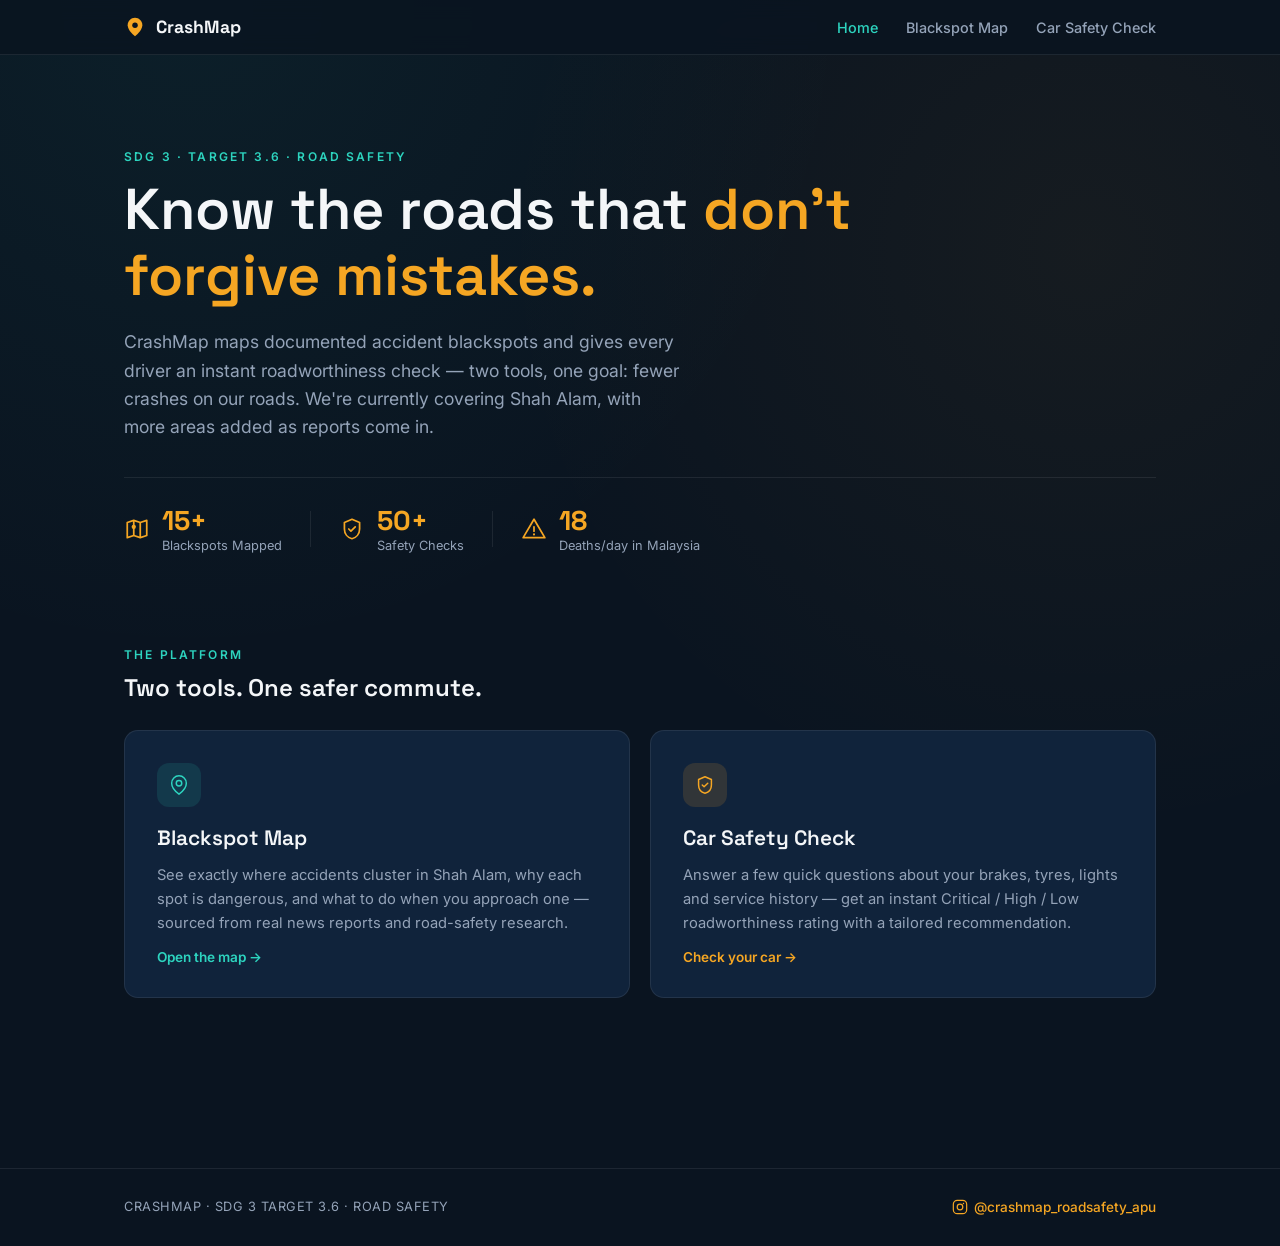
<file: index.html>
<!DOCTYPE html>
<html lang="en">
<head>
  <meta charset="UTF-8" />
  <meta name="viewport" content="width=device-width, initial-scale=1.0" />
  <title>CrashMap — Road Safety</title>
  <meta name="description" content="An interactive blackspot map and car safety check tool, built for UN SDG 3.6." />
  <link rel="icon" href="assets/images/favicon.svg" type="image/svg+xml" />
  <link rel="icon" href="assets/images/favicon.ico" sizes="any" />
  <link rel="apple-touch-icon" href="assets/images/favicon-180.png" />
  <meta property="og:type" content="website" />
  <meta property="og:title" content="CrashMap — Road Safety" />
  <meta property="og:description" content="An interactive blackspot map and instant car safety check. Know the roads that don't forgive mistakes." />

  <meta property="og:image" content="https://khaled-cr7.github.io/crashmap-website/assets/images/og-image.jpg?v=1" />
  <meta property="og:image:width" content="1200" />
  <meta property="og:image:height" content="630" />
  <meta property="og:image:type" content="image/jpeg" />

  <meta property="og:url" content="https://khaled-cr7.github.io/crashmap-website/" />
  <meta name="twitter:card" content="summary_large_image" />
  <link rel="stylesheet" href="css/style.css?v=1.3" />
</head>
<body>

  <header class="site-header">
    <div class="container">
      <a href="index.html" class="logo">
        <svg class="logo-pin" viewBox="0 0 24 24" fill="none" xmlns="http://www.w3.org/2000/svg">
          <path d="M12 2C7.6 2 4 5.6 4 10c0 6 8 12 8 12s8-6 8-12c0-4.4-3.6-8-8-8Z" fill="#f5a623"/>
          <circle cx="12" cy="10" r="3" fill="#0a1420"/>
        </svg>
        CrashMap
      </a>
      <nav class="site-nav">
        <a href="index.html" class="active">Home</a>
        <a href="map.html">Blackspot Map</a>
        <a href="safety-check.html">Car Safety Check</a>
      </nav>
    </div>
  </header>

  <main>
    <section class="hero">
      <div class="container">
        <span class="eyebrow">SDG 3 · Target 3.6 · Road Safety</span>
        <h1>Know the roads that <span class="accent">don't forgive mistakes.</span></h1>
        <p class="lede">
          CrashMap maps documented accident blackspots and gives every driver an instant
          roadworthiness check — two tools, one goal: fewer crashes on our roads.
          We're currently covering Shah Alam, with more areas added as reports come in.
        </p>

        <div class="stat-strip">
          <div class="stat-item">
            <svg class="stat-icon" width="26" height="26" viewBox="0 0 24 24" fill="none" xmlns="http://www.w3.org/2000/svg">
              <path d="M9 4L3 6v14l6-2 6 2 6-2V4l-6 2-6-2Z" stroke="currentColor" stroke-width="1.6" stroke-linejoin="round"/>
              <path d="M9 4v14M15 6v14" stroke="currentColor" stroke-width="1.6"/>
              <circle cx="9" cy="10" r="2" fill="currentColor"/>
            </svg>
            <div class="stat-text">
              <div class="stat-num">15+</div>
              <div class="stat-label">Blackspots Mapped</div>
            </div>
          </div>

          <div class="stat-divider"></div>

          <div class="stat-item">
            <svg class="stat-icon" width="26" height="26" viewBox="0 0 24 24" fill="none" xmlns="http://www.w3.org/2000/svg">
              <path d="M12 3l7 3v6c0 4.5-3 8-7 9-4-1-7-4.5-7-9V6l7-3Z" stroke="currentColor" stroke-width="1.6" stroke-linejoin="round"/>
              <path d="M9 12l2 2 4-4" stroke="currentColor" stroke-width="1.6" stroke-linecap="round" stroke-linejoin="round"/>
            </svg>
            <div class="stat-text">
              <div class="stat-num">50+</div>
              <div class="stat-label">Safety Checks</div>
            </div>
          </div>

          <div class="stat-divider"></div>

          <div class="stat-item">
            <svg class="stat-icon" width="26" height="26" viewBox="0 0 24 24" fill="none" xmlns="http://www.w3.org/2000/svg">
              <path d="M12 3L2 20h20L12 3Z" stroke="currentColor" stroke-width="1.6" stroke-linejoin="round"/>
              <path d="M12 10v4" stroke="currentColor" stroke-width="1.6" stroke-linecap="round"/>
              <circle cx="12" cy="17" r="1" fill="currentColor"/>
            </svg>
            <div class="stat-text">
              <div class="stat-num">18</div>
              <div class="stat-label">Deaths/day in Malaysia</div>
            </div>
          </div>
        </div>
      </div>
    </section>

    <section class="tools-section">
      <div class="container">
        <span class="eyebrow">The Platform</span>
        <h2>Two tools. One safer commute.</h2>

        <div class="tools-grid">
          <a href="map.html" class="tool-card">
            <div class="tool-icon">
              <svg width="22" height="22" viewBox="0 0 24 24" fill="none" xmlns="http://www.w3.org/2000/svg">
                <path d="M12 2C7.6 2 4 5.6 4 10c0 6 8 12 8 12s8-6 8-12c0-4.4-3.6-8-8-8Z" stroke="currentColor" stroke-width="1.6"/>
                <circle cx="12" cy="10" r="3" stroke="currentColor" stroke-width="1.6"/>
              </svg>
            </div>
            <h3>Blackspot Map</h3>
            <p>See exactly where accidents cluster in Shah Alam, why each spot is dangerous, and what to do when you approach one — sourced from real news reports and road-safety research.</p>
            <span class="tool-cta">Open the map →</span>
          </a>

          <a href="safety-check.html" class="tool-card">
            <div class="tool-icon">
              <svg width="22" height="22" viewBox="0 0 24 24" fill="none" xmlns="http://www.w3.org/2000/svg">
                <path d="M9 12l2 2 4-4" stroke="currentColor" stroke-width="1.6" stroke-linecap="round" stroke-linejoin="round"/>
                <path d="M12 3l7 3v6c0 4.5-3 8-7 9-4-1-7-4.5-7-9V6l7-3Z" stroke="currentColor" stroke-width="1.6" stroke-linejoin="round"/>
              </svg>
            </div>
            <h3>Car Safety Check</h3>
            <p>Answer a few quick questions about your brakes, tyres, lights and service history — get an instant Critical / High / Low roadworthiness rating with a tailored recommendation.</p>
            <span class="tool-cta">Check your car →</span>
          </a>
        </div>
      </div>
    </section>
  </main>

  <footer class="site-footer">
    <div class="container">
      <p>CrashMap · SDG 3 Target 3.6 · Road Safety</p>
      <a href="https://instagram.com/crashmap_roadsafety_apu" target="_blank" class="ig-link">
        <svg width="16" height="16" viewBox="0 0 24 24" fill="none" xmlns="http://www.w3.org/2000/svg">
          <rect x="2" y="2" width="20" height="20" rx="6" stroke="currentColor" stroke-width="1.8"/>
          <circle cx="12" cy="12" r="4.2" stroke="currentColor" stroke-width="1.8"/>
          <circle cx="17.2" cy="6.8" r="1.1" fill="currentColor"/>
        </svg>
        @crashmap_roadsafety_apu
      </a>
    </div>
  </footer>
</body>
</html>
</file>
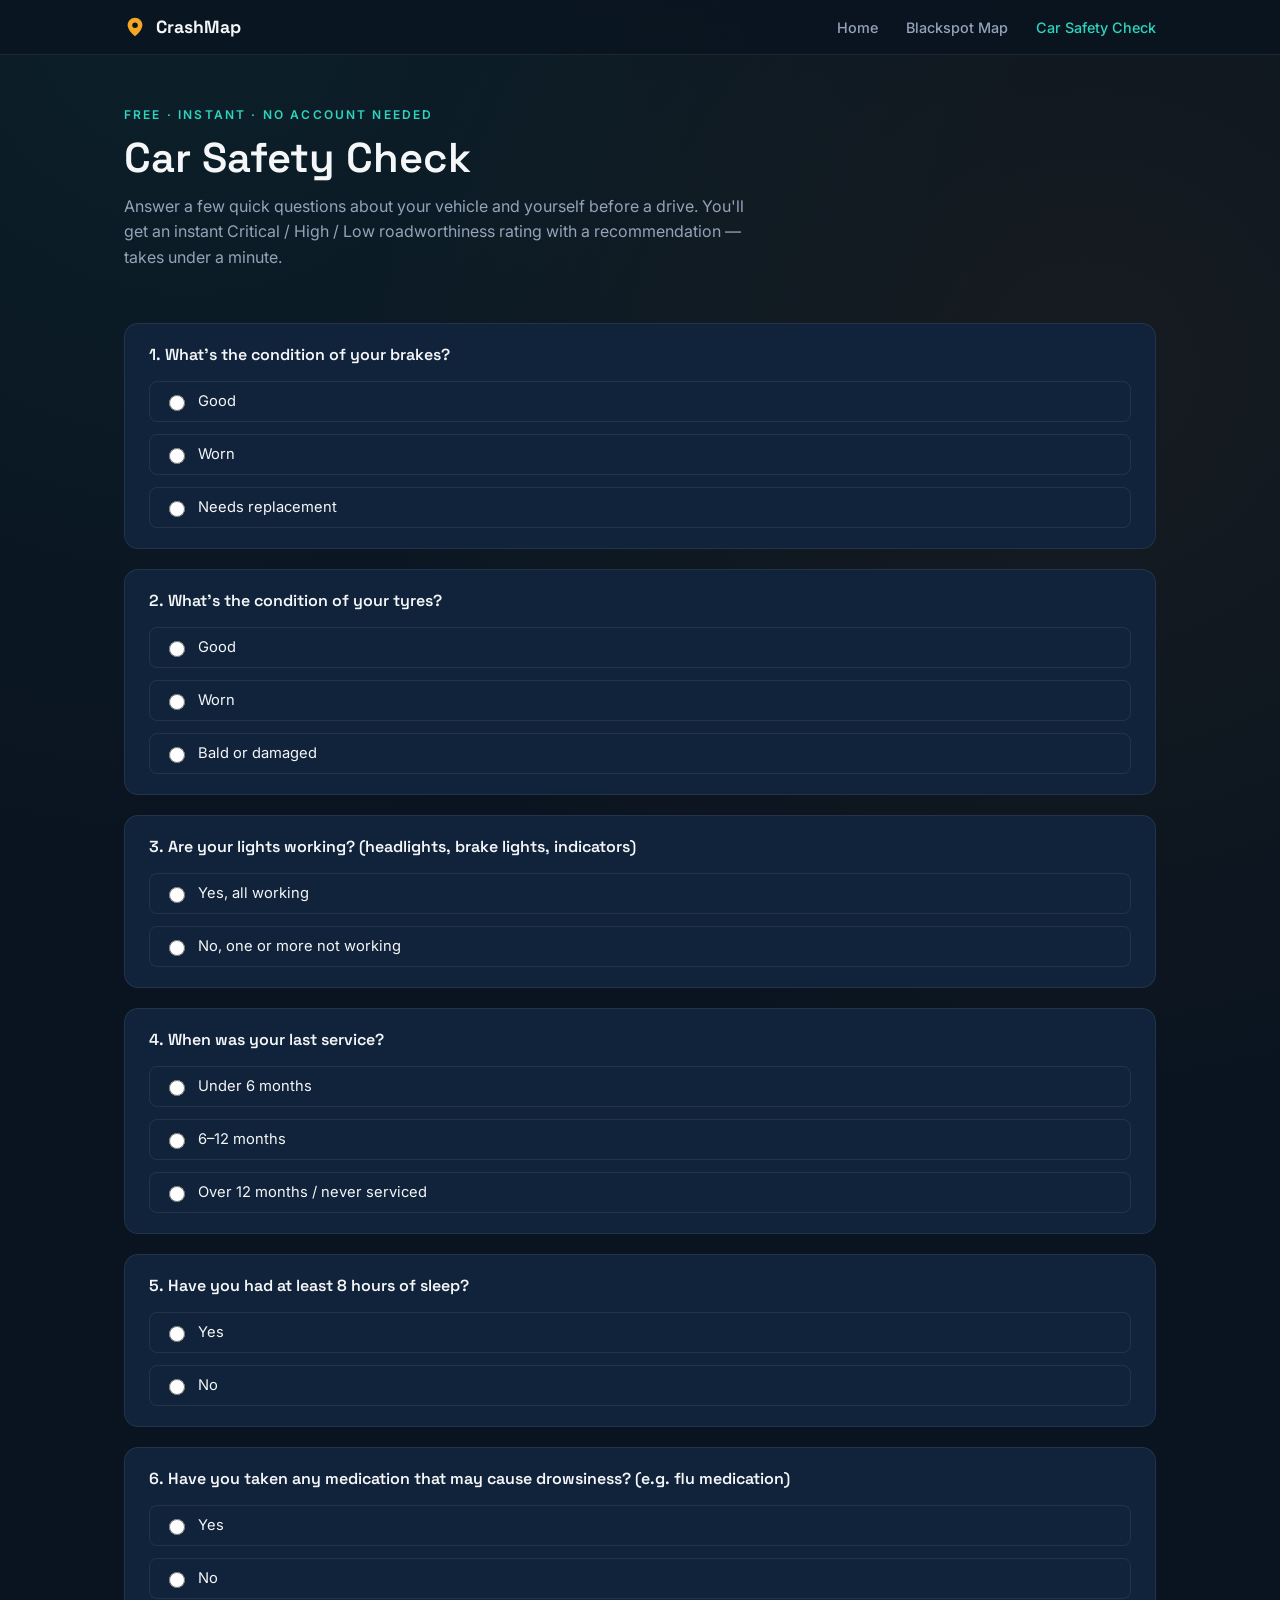
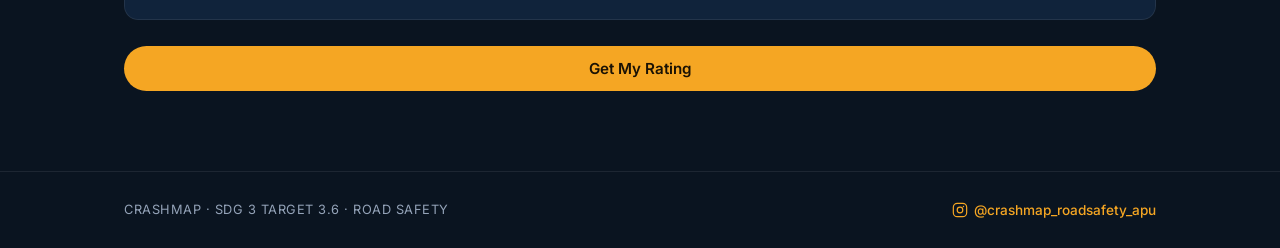
<file: safety-check.html>
<!DOCTYPE html>
<html lang="en">
<head>
  <meta charset="UTF-8" />
  <meta name="viewport" content="width=device-width, initial-scale=1.0" />
  <title>Car Safety Check — CrashMap</title>
  <meta name="description" content="Get an instant roadworthiness rating for your vehicle." />
  <link rel="icon" href="assets/images/favicon.svg" type="image/svg+xml" />
  <link rel="icon" href="assets/images/favicon.ico" sizes="any" />
  <link rel="apple-touch-icon" href="assets/images/favicon-180.png" />
  <meta property="og:type" content="website" />
  <meta property="og:title" content="Car Safety Check — CrashMap" />
  <meta property="og:description" content="Get an instant Critical / High / Low roadworthiness rating for your vehicle." />

  <meta property="og:image" content="https://khaled-cr7.github.io/crashmap-website/assets/images/og-image.jpg?v=1" />
  <meta property="og:image:width" content="1200" />
  <meta property="og:image:height" content="630" />
  <meta property="og:image:type" content="image/jpeg" />


  <meta property="og:url" content="https://khaled-cr7.github.io/crashmap-website/safety-check.html" />
  <meta name="twitter:card" content="summary_large_image" />
  <link rel="stylesheet" href="css/style.css?v=1.3" />
</head>
<body>

  <header class="site-header">
    <div class="container">
      <a href="index.html" class="logo">
        <svg class="logo-pin" viewBox="0 0 24 24" fill="none" xmlns="http://www.w3.org/2000/svg">
          <path d="M12 2C7.6 2 4 5.6 4 10c0 6 8 12 8 12s8-6 8-12c0-4.4-3.6-8-8-8Z" fill="#f5a623"/>
          <circle cx="12" cy="10" r="3" fill="#0a1420"/>
        </svg>
        CrashMap
      </a>
      <nav class="site-nav">
        <a href="index.html">Home</a>
        <a href="map.html">Blackspot Map</a>
        <a href="safety-check.html" class="active">Car Safety Check</a>
      </nav>
    </div>
  </header>

  <main>
    <div class="container">

      <div class="page-header">
        <span class="eyebrow">Free · Instant · No Account Needed</span>
        <h1>Car Safety Check</h1>
        <p class="lede">
          Answer a few quick questions about your vehicle and yourself before a drive.
          You'll get an instant Critical / High / Low roadworthiness rating with a
          recommendation — takes under a minute.
        </p>
      </div>

      <!-- ===================== FORM ===================== -->
      <form id="sc-form" class="sc-form" novalidate>

        <fieldset class="sc-question">
          <div class="sc-question-title">1. What's the condition of your brakes?</div>
          <div class="sc-options">
            <label class="sc-option"><input type="radio" name="brakes" value="good" required> Good</label>
            <label class="sc-option"><input type="radio" name="brakes" value="worn"> Worn</label>
            <label class="sc-option"><input type="radio" name="brakes" value="replace"> Needs replacement</label>
          </div>
        </fieldset>

        <fieldset class="sc-question">
          <div class="sc-question-title">2. What's the condition of your tyres?</div>
          <div class="sc-options">
            <label class="sc-option"><input type="radio" name="tyres" value="good" required> Good</label>
            <label class="sc-option"><input type="radio" name="tyres" value="worn"> Worn</label>
            <label class="sc-option"><input type="radio" name="tyres" value="bald"> Bald or damaged</label>
          </div>
        </fieldset>

        <fieldset class="sc-question">
          <div class="sc-question-title">3. Are your lights working? (headlights, brake lights, indicators)</div>
          <div class="sc-options">
            <label class="sc-option"><input type="radio" name="lights" value="yes" required> Yes, all working</label>
            <label class="sc-option"><input type="radio" name="lights" value="no"> No, one or more not working</label>
          </div>
        </fieldset>

        <fieldset class="sc-question">
          <div class="sc-question-title">4. When was your last service?</div>
          <div class="sc-options">
            <label class="sc-option"><input type="radio" name="service" value="under6" required> Under 6 months</label>
            <label class="sc-option"><input type="radio" name="service" value="6to12"> 6–12 months</label>
            <label class="sc-option"><input type="radio" name="service" value="over12"> Over 12 months / never serviced</label>
          </div>
        </fieldset>

        <fieldset class="sc-question">
          <div class="sc-question-title">5. Have you had at least 8 hours of sleep?</div>
          <div class="sc-options">
            <label class="sc-option"><input type="radio" name="sleep" value="yes" required> Yes</label>
            <label class="sc-option"><input type="radio" name="sleep" value="no"> No</label>
          </div>
        </fieldset>

        <fieldset class="sc-question">
          <div class="sc-question-title">6. Have you taken any medication that may cause drowsiness? (e.g. flu medication)</div>
          <div class="sc-options">
            <label class="sc-option"><input type="radio" name="medication" value="yes" required> Yes</label>
            <label class="sc-option"><input type="radio" name="medication" value="no"> No</label>
          </div>
        </fieldset>

        <p class="sc-error" id="sc-error">Please answer every question before submitting.</p>

        <div class="sc-submit-row">
          <button type="submit" class="btn btn-primary btn-block">Get My Rating</button>
        </div>
      </form>

      <!-- ===================== RESULT ===================== -->
      <div class="card sc-result" id="sc-result">
        <div class="rating-label">Your Roadworthiness Rating</div>
        <div class="rating-badge" id="rating-badge">—</div>
        <p class="recommendation" id="rating-recommendation"></p>
        <button type="button" class="btn btn-outline sc-retry" id="sc-retry">Check Again</button>
        <p class="sc-status" id="sc-status"></p>
      </div>

    </div>
  </main>

  <footer class="site-footer">
    <div class="container">
      <p>CrashMap · SDG 3 Target 3.6 · Road Safety</p>
      <a href="https://instagram.com/crashmap_roadsafety_apu" target="_blank" class="ig-link">
        <svg width="16" height="16" viewBox="0 0 24 24" fill="none" xmlns="http://www.w3.org/2000/svg">
          <rect x="2" y="2" width="20" height="20" rx="6" stroke="currentColor" stroke-width="1.8"/>
          <circle cx="12" cy="12" r="4.2" stroke="currentColor" stroke-width="1.8"/>
          <circle cx="17.2" cy="6.8" r="1.1" fill="currentColor"/>
        </svg>
        @crashmap_roadsafety_apu
      </a>
    </div>
  </footer>

  <script src="js/safety-check.js"></script>
</body>
</html>
</file>
<file: css/style.css>
/* ==========================================================================
   CrashMap — Shared Stylesheet
   Design system matches the CrashMap Instagram campaign & Project Plan deck:
   dark navy base, teal eyebrow/accent, amber highlight.
   ========================================================================== */

@import url('https://fonts.googleapis.com/css2?family=Space+Grotesk:wght@500;600;700&family=Inter:wght@400;500;600&display=swap');

:root {
  --color-bg: #0a1420;
  --color-bg-alt: #0d1b2e;
  --color-card: #10233b;
  --color-card-border: rgba(255, 255, 255, 0.08);
  --color-teal: #2dd4bf;
  --color-amber: #f5a623;
  --color-amber-dim: #c9871a;
  --color-text: #f4f6f8;
  --color-text-muted: #94a3b8;
  --color-critical: #ef4444;
  --color-high: #f5a623;
  --color-low: #2dd4bf;

  --font-display: 'Space Grotesk', sans-serif;
  --font-body: 'Inter', sans-serif;

  --max-width: 1080px;
  --radius: 14px;
  --radius-sm: 8px;
}

* {
  box-sizing: border-box;
}

html {
  scroll-behavior: smooth;
}

body {
  margin: 0;
  font-family: var(--font-body);
  background:
    radial-gradient(circle at 15% 0%, rgba(45, 212, 191, 0.06), transparent 40%),
    radial-gradient(circle at 85% 20%, rgba(245, 166, 35, 0.05), transparent 40%),
    var(--color-bg);
  color: var(--color-text);
  min-height: 100vh;
  -webkit-font-smoothing: antialiased;
}

h1, h2, h3 {
  font-family: var(--font-display);
  font-weight: 600;
  line-height: 1.15;
  margin: 0;
}

p {
  line-height: 1.6;
  color: var(--color-text-muted);
}

a {
  color: inherit;
}

img {
  max-width: 100%;
  display: block;
}

.container {
  max-width: var(--max-width);
  margin: 0 auto;
  padding: 0 24px;
}

/* ---------- Eyebrow label ---------- */
.eyebrow {
  display: inline-block;
  font-family: var(--font-body);
  font-size: 0.75rem;
  font-weight: 600;
  letter-spacing: 0.18em;
  text-transform: uppercase;
  color: var(--color-teal);
  margin-bottom: 12px;
}

/* ---------- Header / Nav ---------- */
.site-header {
  border-bottom: 1px solid var(--color-card-border);
  position: sticky;
  top: 0;
  z-index: 50;
  background: rgba(10, 20, 32, 0.85);
  backdrop-filter: blur(10px);
}

.site-header .container {
  display: flex;
  align-items: center;
  justify-content: space-between;
  padding-top: 16px;
  padding-bottom: 16px;
}

.logo {
  display: flex;
  align-items: center;
  gap: 10px;
  font-family: var(--font-display);
  font-weight: 700;
  font-size: 1.1rem;
  text-decoration: none;
  color: var(--color-text);
}

.logo-pin {
  width: 22px;
  height: 22px;
  flex-shrink: 0;
}

nav.site-nav {
  display: flex;
  gap: 28px;
}

nav.site-nav a {
  font-size: 0.9rem;
  font-weight: 500;
  text-decoration: none;
  color: var(--color-text-muted);
  transition: color 0.2s ease;
}

nav.site-nav a:hover,
nav.site-nav a.active {
  color: var(--color-teal);
}

/* ---------- Buttons ---------- */
.btn {
  display: inline-flex;
  align-items: center;
  justify-content: center;
  gap: 8px;
  padding: 13px 26px;
  border-radius: 999px;
  font-family: var(--font-body);
  font-weight: 600;
  font-size: 0.95rem;
  text-decoration: none;
  border: none;
  cursor: pointer;
  transition: transform 0.15s ease, box-shadow 0.15s ease, background 0.15s ease;
}

.btn-primary {
  background: var(--color-amber);
  color: #1a1204;
}

.btn-primary:hover {
  background: #ffb733;
  transform: translateY(-1px);
  box-shadow: 0 8px 24px rgba(245, 166, 35, 0.25);
}

.btn-outline {
  background: transparent;
  color: var(--color-text);
  border: 1px solid var(--color-card-border);
}

.btn-outline:hover {
  border-color: var(--color-teal);
  color: var(--color-teal);
}

.btn-block {
  width: 100%;
}

/* ---------- Cards ---------- */
.card {
  background: var(--color-card);
  border: 1px solid var(--color-card-border);
  border-radius: var(--radius);
  padding: 28px;
}

/* ---------- Footer ---------- */
.site-footer {
  border-top: 1px solid var(--color-card-border);
  margin-top: 80px;
  padding: 28px 0;
}

.site-footer .container {
  display: flex;
  align-items: center;
  justify-content: space-between;
  flex-wrap: wrap;
  gap: 12px;
}

.site-footer p {
  font-size: 0.8rem;
  letter-spacing: 0.04em;
  color: var(--color-text-muted);
  margin: 0;
  text-transform: uppercase;
}

.site-footer a {
  color: var(--color-amber);
  text-decoration: none;
  font-size: 0.85rem;
  font-weight: 500;
}

/* ---------- Responsive: shared header/footer ---------- */
@media (max-width: 640px) {
  .site-header .container {
    flex-direction: column;
    gap: 16px;
    align-items: center;
    padding-top: 14px;
    padding-bottom: 14px;
  }

  nav.site-nav {
    display: flex;
    flex-direction: column;
    align-items: center;
    gap: 12px;
    width: 100%;
  }

  nav.site-nav a {
    font-size: 0.95rem;
    text-align: center;
    width: 100%;
    padding: 4px 0;
  }

  .site-footer .container {
    flex-direction: column;
    align-items: center;
    text-align: center;
    gap: 10px;
  }

  .container {
    padding: 0 16px;
  }
}

/* ==========================================================================
   Homepage-specific
   ========================================================================== */

.hero {
  padding: 90px 0 70px;
  text-align: left;
}

.hero h1 {
  font-size: clamp(2.4rem, 5vw, 3.6rem);
  max-width: 780px;
  margin-bottom: 20px;
}

.hero h1 .accent {
  color: var(--color-amber);
}

.hero p.lede {
  font-size: 1.1rem;
  max-width: 560px;
  margin-bottom: 36px;
}

/* ---------- Stat strip (icon + number + label) ---------- */
.stat-strip {
  display: flex;
  align-items: center;
  gap: 28px;
  flex-wrap: wrap;
  border-top: 1px solid var(--color-card-border);
  padding-top: 28px;
}

.stat-item {
  display: flex;
  align-items: center;
  gap: 12px;
}

.stat-icon {
  color: var(--color-amber);
  flex-shrink: 0;
}

.stat-text {
  display: flex;
  flex-direction: column;
}

.stat-num {
  font-family: var(--font-display);
  font-size: 1.7rem;
  font-weight: 700;
  color: var(--color-amber);
  line-height: 1.1;
}

.stat-label {
  font-size: 0.8rem;
  color: var(--color-text-muted);
  margin-top: 2px;
}

.stat-divider {
  width: 1px;
  height: 36px;
  background: var(--color-card-border);
}

@media (max-width: 640px) {
  .stat-strip {
    gap: 18px;
  }
  .stat-divider {
    display: none;
  }
  .stat-item {
    width: 100%;
  }
}

/* ---------- Tool cards on homepage ---------- */
.tools-section {
  padding: 20px 0 90px;
}

.tools-grid {
  display: grid;
  grid-template-columns: 1fr 1fr;
  gap: 20px;
  margin-top: 28px;
}

.tool-card {
  background: var(--color-card);
  border: 1px solid var(--color-card-border);
  border-radius: var(--radius);
  padding: 32px;
  text-decoration: none;
  color: var(--color-text);
  display: flex;
  flex-direction: column;
  gap: 14px;
  transition: border-color 0.2s ease, transform 0.2s ease;
  position: relative;
  overflow: hidden;
}

.tool-card:hover {
  border-color: var(--color-teal);
  transform: translateY(-3px);
}

.tool-card .tool-icon {
  width: 44px;
  height: 44px;
  border-radius: 12px;
  display: flex;
  align-items: center;
  justify-content: center;
  background: rgba(45, 212, 191, 0.12);
  color: var(--color-teal);
  margin-bottom: 6px;
}

.tool-card:nth-child(2) .tool-icon {
  background: rgba(245, 166, 35, 0.14);
  color: var(--color-amber);
}

.tool-card h3 {
  font-size: 1.3rem;
}

.tool-card p {
  font-size: 0.92rem;
  margin: 0;
}

.tool-card .tool-cta {
  margin-top: auto;
  font-size: 0.85rem;
  font-weight: 600;
  color: var(--color-teal);
  display: flex;
  align-items: center;
  gap: 6px;
}

.tool-card:nth-child(2) .tool-cta {
  color: var(--color-amber);
}

@media (max-width: 720px) {
  .tools-grid {
    grid-template-columns: 1fr;
  }
}

/* ==========================================================================
   Map page-specific
   ========================================================================== */

.page-header {
  padding: 48px 0 28px;
}

.page-header h1 {
  font-size: clamp(1.9rem, 4vw, 2.6rem);
}

.page-header p.lede {
  max-width: 620px;
  margin-top: 12px;
}

.map-toolbar {
  display: flex;
  align-items: center;
  justify-content: space-between;
  flex-wrap: wrap;
  gap: 12px;
  margin-bottom: 18px;
}

.legend {
  display: flex;
  gap: 16px;
  flex-wrap: wrap;
}

.legend-item {
  display: flex;
  align-items: center;
  gap: 8px;
  font-size: 0.82rem;
  color: var(--color-text-muted);
}

.legend-dot {
  width: 10px;
  height: 10px;
  border-radius: 50%;
  flex-shrink: 0;
}

.legend-dot.critical { background: var(--color-critical); }
.legend-dot.high { background: var(--color-high); }
.legend-dot.low { background: var(--color-low); }

#map {
  width: 100%;
  height: 560px;
  border-radius: var(--radius);
  border: 1px solid var(--color-card-border);
  background: var(--color-card);
  margin-bottom: 20px;
}

.map-status {
  font-size: 0.85rem;
  color: var(--color-text-muted);
  margin-bottom: 20px;
}

.map-footer-actions {
  display: flex;
  justify-content: space-between;
  align-items: center;
  flex-wrap: wrap;
  gap: 16px;
  padding: 28px 0 60px;
  border-top: 1px solid var(--color-card-border);
  margin-top: 20px;
}

.map-footer-actions .hint {
  font-size: 0.85rem;
  color: var(--color-text-muted);
  max-width: 420px;
}

/* ---------- Leaflet popup theming ---------- */
.leaflet-popup-content-wrapper {
  background: var(--color-card);
  color: var(--color-text);
  border-radius: var(--radius-sm);
  border: 1px solid var(--color-card-border);
}

.leaflet-popup-tip {
  background: var(--color-card);
}

.leaflet-popup-content {
  margin: 14px 16px;
  font-family: var(--font-body);
}

.popup-title {
  font-family: var(--font-display);
  font-weight: 600;
  font-size: 0.98rem;
  margin-bottom: 6px;
}

.popup-severity {
  display: inline-block;
  font-size: 0.68rem;
  font-weight: 700;
  letter-spacing: 0.06em;
  text-transform: uppercase;
  padding: 2px 8px;
  border-radius: 999px;
  margin-bottom: 8px;
}

.popup-severity.critical { background: rgba(239,68,68,0.18); color: #fca5a5; }
.popup-severity.high { background: rgba(245,166,35,0.18); color: var(--color-amber); }
.popup-severity.low { background: rgba(45,212,191,0.18); color: var(--color-teal); }

.popup-cause {
  font-size: 0.85rem;
  color: var(--color-text-muted);
  margin-bottom: 8px;
}

.popup-tip {
  font-size: 0.82rem;
  border-top: 1px solid var(--color-card-border);
  padding-top: 8px;
  color: var(--color-text);
}

.popup-tip strong {
  color: var(--color-teal);
}

@media (max-width: 640px) {
  #map {
    height: 440px;
  }
}

/* ==========================================================================
   Safety Check page-specific
   ========================================================================== */

.sc-form {
  display: flex;
  flex-direction: column;
  gap: 20px;
  margin-top: 8px;
}

.sc-form.hidden {
  display: none;
}

.sc-question {
  background: var(--color-card);
  border: 1px solid var(--color-card-border);
  border-radius: var(--radius);
  padding: 20px 24px;
  margin: 0;
  min-width: 0;
}

.sc-question-title {
  display: block;
  font-family: var(--font-display);
  font-weight: 600;
  font-size: 1rem;
  padding: 0;
  margin: 0 0 16px 0;
  width: 100%;
  float: none;
}

.sc-options {
  display: flex;
  flex-direction: column;
  gap: 12px;
}

.sc-option {
  display: flex;
  align-items: center;
  gap: 10px;
  padding: 10px 14px;
  border-radius: var(--radius-sm);
  border: 1px solid var(--color-card-border);
  cursor: pointer;
  font-size: 0.92rem;
  transition: border-color 0.15s ease, background 0.15s ease;
}

.sc-option:hover {
  border-color: var(--color-teal);
}

.sc-option input[type="radio"] {
  accent-color: var(--color-teal);
  width: 16px;
  height: 16px;
  flex-shrink: 0;
}

.sc-option:has(input:checked) {
  border-color: var(--color-amber);
  background: rgba(245, 166, 35, 0.08);
}

.sc-submit-row {
  margin-top: 6px;
}

.sc-error {
  color: #fca5a5;
  font-size: 0.85rem;
  margin-top: -8px;
  display: none;
}

.sc-error.visible {
  display: block;
}

/* ---------- Result card ---------- */
.sc-result {
  display: none;
  margin-top: 28px;
  text-align: center;
  padding: 40px 28px;
}

.sc-result.visible {
  display: block;
}

.sc-result .rating-badge {
  display: inline-block;
  font-family: var(--font-display);
  font-size: 2.2rem;
  font-weight: 700;
  padding: 10px 28px;
  border-radius: 999px;
  margin-bottom: 18px;
}

.rating-badge.critical { background: rgba(239,68,68,0.15); color: #fca5a5; }
.rating-badge.high { background: rgba(245,166,35,0.15); color: var(--color-amber); }
.rating-badge.low { background: rgba(45,212,191,0.15); color: var(--color-teal); }

.sc-result .rating-label {
  font-size: 0.8rem;
  letter-spacing: 0.1em;
  text-transform: uppercase;
  color: var(--color-text-muted);
  margin-bottom: 6px;
}

.sc-result .recommendation {
  max-width: 480px;
  margin: 0 auto 24px;
  font-size: 0.98rem;
  color: var(--color-text);
}

.sc-retry {
  margin-top: 4px;
}

.sc-status {
  font-size: 0.78rem;
  color: var(--color-text-muted);
  margin-top: 18px;
}

/* ---------- Instagram link (footer) ---------- */
.ig-link {
  display: inline-flex;
  align-items: center;
  gap: 6px;
}
</file>
